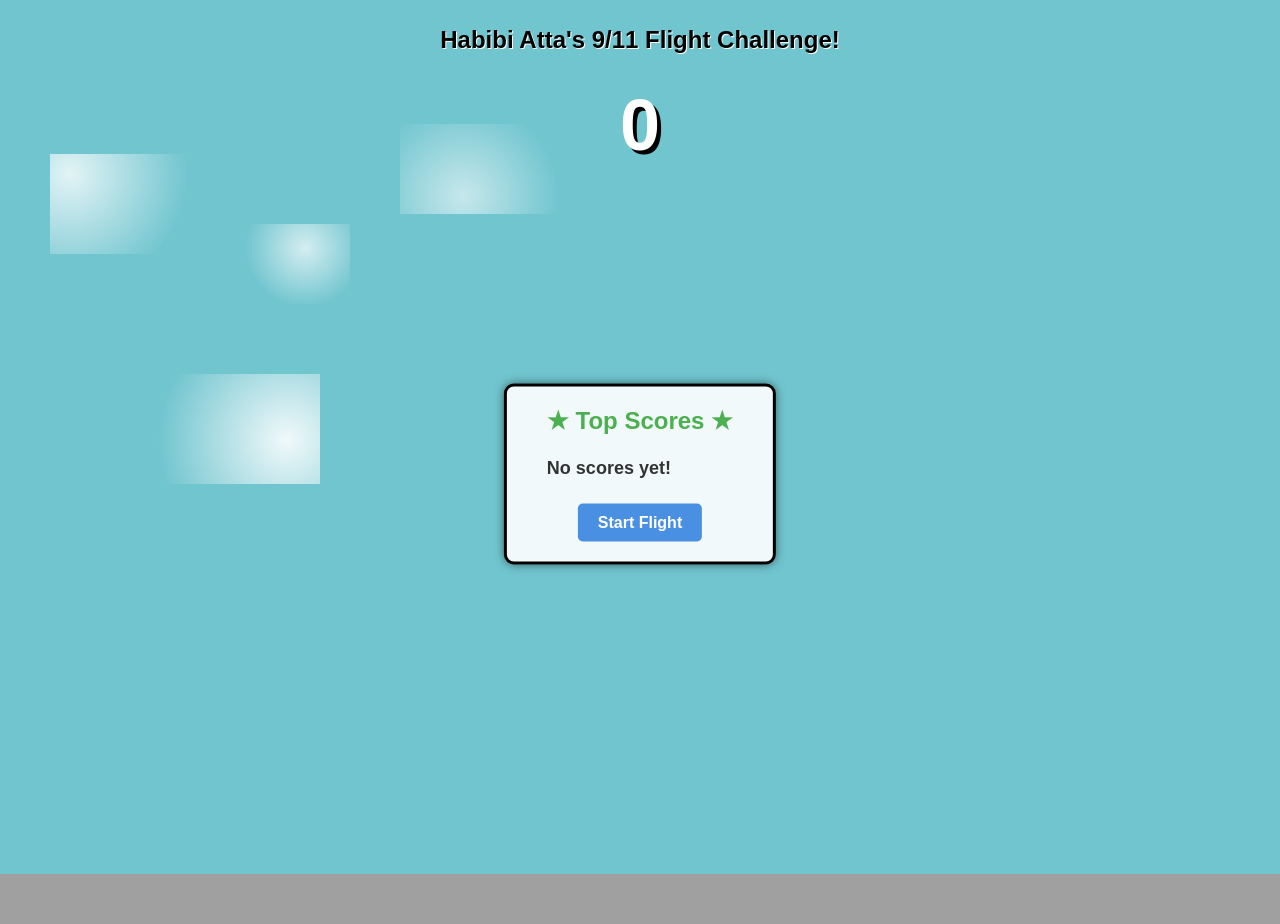
<file: games/flappyclone/index.html>
<!DOCTYPE html>
<html>
<head>
    <title>Habibi Atta's Birthday Flight</title>
    <link rel="stylesheet" href="style.css">
</head>
<body>
    <h1 id="birthday-header">Habibi Atta's 9/11 Flight Challenge!</h1>
    
    <div id="game-container">
        <div id="bird"></div> 
        
        <div id="score">0</div>
        <div id="start-message">Press SPACE to Start and Flap!</div>
        
        <div id="high-score-board">
            <h3>&#9733; Top Scores &#9733;</h3>
            <ul id="high-score-list">
                </ul>
            <button onclick="dismissScoreboard()">Start Flight</button> 
        </div>
        
        <div id="game-over">
            Game Over!
            <p>Score: <span id="final-score">0</span></p>
            <button onclick="window.location.reload()">Fly Again</button>
        </div>
    </div>
    <script src="script.js"></script>
</body>
</html>
</file>
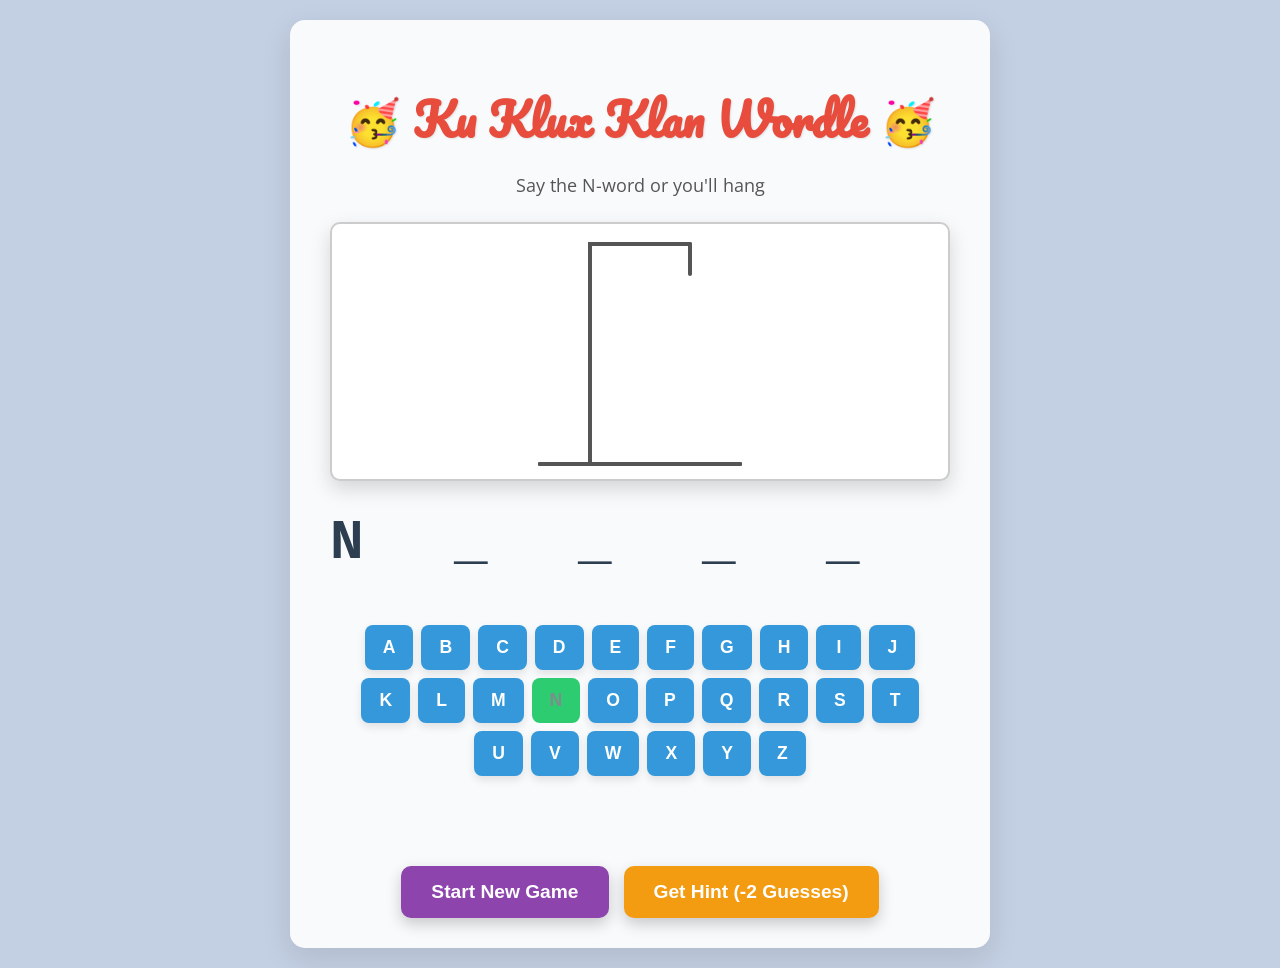
<file: games/hangman/index.html>
<!DOCTYPE html>
<html lang="en">
<head>
    <meta charset="UTF-8">
    <meta name="viewport" content="width=device-width, initial-scale=1.0">
    <title>N-Themed Hangman Party Game (Dynamically Sized)</title>
    <link href="https://fonts.googleapis.com/css2?family=Pacifico&family=Open+Sans:wght@400;700&display=swap" rel="stylesheet">
    <style>
        /* --- General & Layout Styles --- */
        body {
            font-family: 'Open Sans', sans-serif;
            display: flex;
            flex-direction: column;
            align-items: center;
            justify-content: center;
            min-height: 100vh;
            margin: 0;
            color: #34495e;
            padding: 20px;
            box-sizing: border-box;

            /* --- CUSTOM BACKGROUND IMAGE --- */
            /* Replace 'YOUR_IMAGE_URL_HERE.jpg' with the actual URL of your image */
            background-image: url(https://media.gettyimages.com/id/567909621/nl/video/shot-of-clan-rally-in-woods-with-cross-burning.jpg?s=640x640&k=20&c=P_-WTmsc0EDWNp9EBZ7iOHKc2-7ytWRDLNVjgM9slfc=); 
            background-size: cover;
            background-position: center;
            background-repeat: no-repeat;
            background-attachment: fixed; 
            background-color: #c3cfe2; 
        }

        /* --- CONTAINER OPACITY FIX --- */
        .container {
            /* Changed from solid white (#ffffff) to rgba white with 90% opacity (0.9) */
            background-color: rgba(255, 255, 255, 0.9); 
            border-radius: 15px;
            box-shadow: 0 10px 30px rgba(0, 0, 0, 0.1);
            padding: 30px 40px;
            text-align: center;
            max-width: 90%;
            width: 700px;
            box-sizing: border-box;
        }

        h1 {
            font-family: 'Pacifico', cursive;
            color: #e74c3c;
            margin-bottom: 15px;
            font-size: 2.8em;
            text-shadow: 1px 1px 2px rgba(0,0,0,0.1);
        }

        p {
            font-size: 1.1em;
            margin-top: 0;
            color: #555;
        }

        #word-display {
            font-family: 'Courier New', monospace;
            font-size: 3.5em; 
            margin: 30px 0;
            font-weight: bold;
            color: #2c3e50;
            min-height: 1.5em; 
            white-space: nowrap; 
            overflow: hidden; 
            box-sizing: border-box;
            width: 100%; 
        }
        
        @media (max-width: 768px) {
            #word-display {
                font-size: 2.5em;
            }
        }
        @media (max-width: 480px) {
            #word-display {
                font-size: 1.8em; 
            }
        }

        #guesses-container {
            margin: 25px 0;
            display: flex;
            flex-wrap: wrap;
            justify-content: center;
            gap: 8px;
            max-width: 600px;
            margin-left: auto;
            margin-right: auto;
        }

        #guesses-container button {
            background-color: #3498db;
            color: white;
            border: none;
            padding: 12px 18px;
            min-width: 45px;
            text-align: center;
            text-decoration: none;
            font-size: 1.1em;
            font-weight: bold;
            cursor: pointer;
            border-radius: 8px;
            transition: background-color 0.2s ease, transform 0.1s ease;
            box-shadow: 0 4px 8px rgba(0, 0, 0, 0.1);
        }

        #guesses-container button:hover:not(:disabled) {
            background-color: #2980b9;
            transform: translateY(-2px);
        }

        #guesses-container button:disabled {
            background-color: #bdc3c7;
            color: #7f8c8d;
            cursor: not-allowed;
            box-shadow: none;
            transform: none;
        }

        .correct-guess {
            background-color: #2ecc71 !important;
        }

        .incorrect-guess {
            background-color: #e74c3c !important;
        }

        #message {
            font-size: 1.6em;
            font-weight: bold;
            min-height: 40px;
            margin-top: 20px;
            color: #34495e;
        }

        .game-controls {
            margin-top: 25px;
            display: flex;
            justify-content: center;
            gap: 15px; 
        }
        
        .game-button {
            background-color: #8e44ad;
            color: white;
            border: none;
            padding: 15px 30px;
            text-align: center;
            text-decoration: none;
            font-size: 1.2em;
            font-weight: bold;
            cursor: pointer;
            border-radius: 10px;
            transition: background-color 0.2s ease, transform 0.1s ease;
            box-shadow: 0 6px 15px rgba(0, 0, 0, 0.2);
        }

        .game-button:hover {
            background-color: #9b59b6;
            transform: translateY(-3px);
        }
        
        #hint-button {
            background-color: #f39c12;
        }
        #hint-button:hover {
            background-color: #e67e22;
        }
        #hint-button:disabled {
            background-color: #ccc;
        }
        
        #canvas-container {
            margin: 25px 0;
            border: 2px solid #ccc;
            /* Ensure the canvas background is still solid white for drawing clarity */
            background-color: white; 
            box-shadow: 0 8px 20px rgba(0, 0, 0, 0.15);
            border-radius: 10px;
        }
    </style>
</head>
<body>

    <div class="container">
        <h1>🥳 Ku Klux Klan Wordle 🥳</h1>
        <p>Say the N-word or you'll hang</p>

        <div id="canvas-container">
            <canvas id="hangman-canvas" width="300" height="250"></canvas>
        </div>

        <div id="word-display"></div>

        <div id="guesses-container">
        </div>

        <div id="message"></div>
        
        <div class="game-controls">
            <button class="game-button" onclick="startGame()">Start New Game</button>
            <button class="game-button" id="hint-button" onclick="getHint()">Get Hint (-2 Guesses)</button>
        </div>
    </div>

    <script>
        const words = [
            "NIGGER", "NICKR", "NACHO", "NADIR", "NAILS", "NAIVE", "NAKED", "NAMED", "NAMES", "NANCY", "NANNY", "NASAL", "NASTY", "NATAL", "NAVAL", "NAVEL", "NECKS", "NEEDS", "NEEDY", "NEIGH", "NELLY", "NERDS", "NERDY", "NERVE", "NESTS", "NEURO", "NEVER", "NEWER", "NEWLY", "NEXUS", "NICER", "NICHE", "NICKS", "NICKY", "NIECE", "NIFTY", "NIGHT", "NINJA", "NINNY", "NINTH", "NITRO", "NOBLE", "NOBLY", "NODES", "NOISE", "NOISY", "NOMAD", "NOOSE", "NORMA", "NORMS", "NORTH", "NOSED", "NOSES", "NOSEY", "NOTCH", "NOTED", "NOTES", "NOUNS", "NOVEL", "NUDES", "NUDGE", "NUKES", "NURSE", "NUTTY", "NYLON", "NYMPH"
        ];

        let secretWord;
        let guessedLetters;
        let incorrectGuesses;
        const maxIncorrectGuesses = 6;
        let gameActive = false;

        const canvas = document.getElementById('hangman-canvas');
        const ctx = canvas.getContext('2d');
        const wordDisplay = document.getElementById('word-display');
        const guessesContainer = document.getElementById('guesses-container');
        const messageElement = document.getElementById('message');
        const hintButton = document.getElementById('hint-button');

        /* --- Game Control Functions --- */

        function startGame() {
            secretWord = words[Math.floor(Math.random() * words.length)].toUpperCase();
            
            if (secretWord[0] !== 'N') {
                 console.error(`Word selected (${secretWord}) does not start with 'N'.`);
            }
            
            guessedLetters = ['N'];
            incorrectGuesses = 0;
            gameActive = true;

            messageElement.textContent = '';
            messageElement.style.color = '#34495e';
            hintButton.disabled = false;
            
            drawHangman();
            createLetterButtons();
            updateWordDisplay(); 
        }

        function createLetterButtons() {
            guessesContainer.innerHTML = '';
            for (let i = 0; i < 26; i++) {
                const letter = String.fromCharCode(65 + i);
                const button = document.createElement('button');
                button.textContent = letter;
                button.id = 'btn-' + letter;
                button.onclick = () => handleGuess(letter);

                if (letter === 'N') {
                    button.disabled = true;
                    button.className = 'correct-guess';
                }
                guessesContainer.appendChild(button);
            }
        }

        function updateWordDisplay() {
            let wordComplete = true;

            const displayArray = secretWord.split('').map(char => {
                if (guessedLetters.includes(char)) {
                    return char;
                } else {
                    wordComplete = false;
                    return '_';
                }
            });
            
            const currentDisplay = displayArray.join('');
            wordDisplay.textContent = currentDisplay;

            const wordLength = secretWord.length;
            const containerWidth = wordDisplay.offsetWidth; 
            
            const computedStyle = window.getComputedStyle(wordDisplay);
            const fontSize = parseFloat(computedStyle.fontSize);
            
            const estimatedLetterWidth = fontSize * 0.6; 

            let spacingInPixels = (containerWidth / wordLength) - estimatedLetterWidth;

            spacingInPixels = Math.max(0, spacingInPixels); 
            
            if (spacingInPixels < 0.5 && wordLength > 10) { 
                spacingInPixels = 0.5;
            } else if (spacingInPixels < 2 && wordLength <= 10) {
                spacingInPixels = 2; 
            }
            

            wordDisplay.style.letterSpacing = `${spacingInPixels}px`;

            if (gameActive && wordComplete) {
                endGame(true);
            }
        }

        function handleGuess(letter) {
            if (!gameActive || guessedLetters.includes(letter)) return;

            const button = document.getElementById('btn-' + letter);
            
            guessedLetters.push(letter); 
            
            if (button) {
                button.disabled = true;
            }

            if (secretWord.includes(letter)) {
                if (button) button.className = 'correct-guess';
                updateWordDisplay(); 
            } else {
                if (button) button.className = 'incorrect-guess';
                incorrectGuesses++;
                drawHangman();
                
                if (incorrectGuesses >= maxIncorrectGuesses) {
                    endGame(false);
                }
            }
        }

        function getHint() {
            if (!gameActive) {
                messageElement.textContent = 'Start a new game first!';
                return;
            }
            if (incorrectGuesses + 2 > maxIncorrectGuesses) {
                messageElement.textContent = `🚨 Not enough guesses left for a hint! (Need ${maxIncorrectGuesses - incorrectGuesses} more)`;
                messageElement.style.color = '#f39c12';
                hintButton.disabled = true;
                return;
            }

            let unguessed = secretWord.split('').find(char => !guessedLetters.includes(char));

            if (unguessed) {
                incorrectGuesses += 2;
                handleGuess(unguessed);
                drawHangman();
                
                messageElement.textContent = `💡 Hint used! The letter '${unguessed}' was revealed. (-2 guesses)`;
                messageElement.style.color = '#f39c12';
            } else {
                messageElement.textContent = 'The word is almost complete, no hint needed!';
                hintButton.disabled = true;
                messageElement.style.color = '#f39c12';
            }
            if (incorrectGuesses >= maxIncorrectGuesses) {
                 endGame(false);
            }
        }
        
        function endGame(won) {
            gameActive = false;
            document.querySelectorAll('#guesses-container button').forEach(btn => {
                btn.disabled = true;
            });
            hintButton.disabled = true;

            if (won) {
                messageElement.textContent = '🎉 Congratulations! You guessed the N-word, the Grand Wizard will see you now!';
                messageElement.style.color = '#2ecc71';
            } else {
                messageElement.textContent = `💀 Too bad Nigga the word was ${secretWord}.`;
                updateWordDisplay(); 
                messageElement.style.color = '#e74c3c';
            }
        }
        
        /* --- Keyboard Input --- */
        
        function handleKeyPress(event) {
            if (!gameActive) return;

            const letter = event.key.toUpperCase();
            if (letter.length === 1 && letter >= 'A' && letter <= 'Z') {
                const button = document.getElementById('btn-' + letter);
                
                if (button && !button.disabled) {
                    handleGuess(letter);
                }
            }
        }
        document.addEventListener('keydown', handleKeyPress);


        /* --- Hangman Drawing Functions --- */

        function drawHangman() {
            ctx.clearRect(0, 0, canvas.width, canvas.height);
            ctx.strokeStyle = '#555';
            ctx.lineWidth = 4;
            ctx.lineCap = 'round';
            ctx.beginPath();

            // 1. Gallows Base
            ctx.moveTo(50, 240);
            ctx.lineTo(250, 240);
            ctx.stroke();

            // 2. Gallows Pole
            ctx.moveTo(100, 240);
            ctx.lineTo(100, 20);
            ctx.stroke();

            // 3. Crossbeam
            ctx.lineTo(200, 20);
            ctx.stroke();

            // 4. Rope/Noose
            ctx.moveTo(200, 20);
            ctx.lineTo(200, 50);
            ctx.stroke();
            
            ctx.lineWidth = 2;

            switch (incorrectGuesses) {
                case 6: // Right Leg
                    ctx.beginPath();
                    ctx.moveTo(200, 170);
                    ctx.bezierCurveTo(210, 185, 225, 205, 230, 200);
                    ctx.stroke();
                    ctx.arc(230, 200, 3, 0, Math.PI * 2);
                    ctx.fill();
                case 5: // Left Leg
                    ctx.beginPath();
                    ctx.moveTo(200, 170);
                    ctx.bezierCurveTo(190, 185, 175, 205, 170, 200);
                    ctx.stroke();
                    ctx.arc(170, 200, 3, 0, Math.PI * 2);
                    ctx.fill();
                case 4: // Right Arm
                    ctx.beginPath();
                    ctx.moveTo(200, 105);
                    ctx.bezierCurveTo(220, 120, 230, 140, 240, 130);
                    ctx.stroke();
                    ctx.arc(240, 130, 3, 0, Math.PI * 2);
                    ctx.fill();
                case 3: // Left Arm
                    ctx.beginPath();
                    ctx.moveTo(200, 105);
                    ctx.bezierCurveTo(180, 120, 170, 140, 160, 130);
                    ctx.stroke();
                    ctx.arc(160, 130, 3, 0, Math.PI * 2);
                    ctx.fill();
                case 2: // Body
                    ctx.moveTo(200, 90);
                    ctx.lineTo(200, 170);
                    ctx.stroke();
                case 1: // Head
                    ctx.beginPath();
                    ctx.arc(200, 70, 20, 0, Math.PI * 2, true);
                    ctx.fillStyle = '#000';
                    ctx.fill();
                    ctx.stroke();
            }
        }

        // Initialize the game when the page loads
        window.onload = startGame;

        // Also call updateWordDisplay on window resize to re-calculate spacing
        window.addEventListener('resize', updateWordDisplay);
    </script>
</body>
</html>
</file>
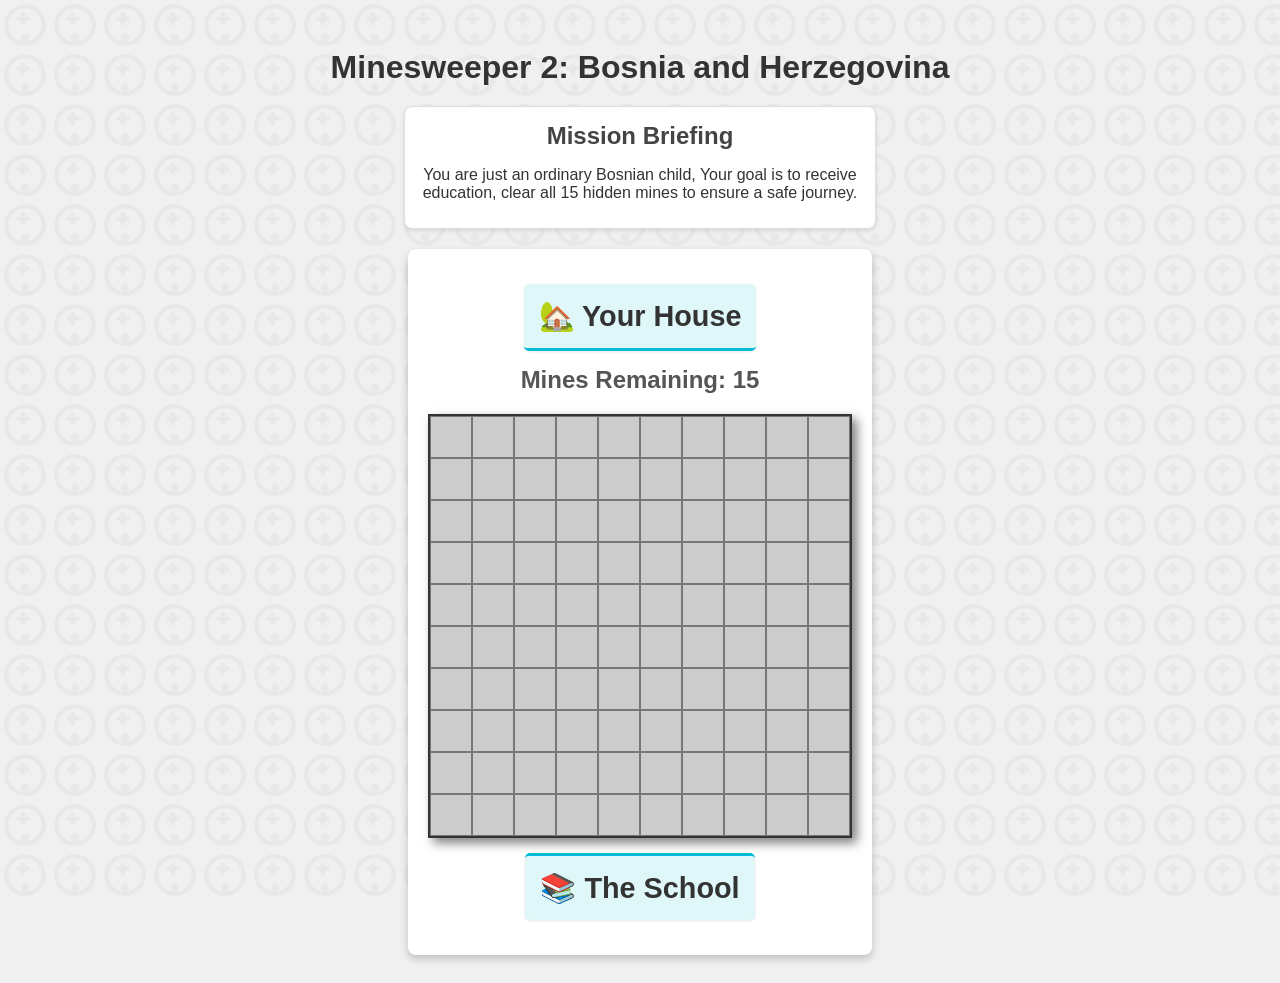
<file: games/minesweeper/index.html>
<!DOCTYPE html>
<html lang="en">
<head>
    <meta charset="UTF-8">
    <title>Minesweeper: Safe Passage 🇧🇦</title>
    <style>
        /* BASE STYLES & BACKGROUND */
        body {
            font-family: Arial, sans-serif;
            display: flex;
            flex-direction: column;
            align-items: center;
            padding: 20px;
            color: #333;
            background-color: #f0f0f0;

            /* Bosnian Flag - placed once, top right - USING PROVIDED URL */
            background-image:
                url("https://upload.wikimedia.org/wikipedia/commons/b/bf/Flag_of_Bosnia_and_Herzegovina.svg"), 
                /* Subtle Repeating Landmine - This image code remains correct */
                url("data:image/svg+xml,%3Csvg xmlns='http://www.w3.org/2000/svg' viewBox='0 0 24 24'%3E%3Cpath fill='%23000000' opacity='0.03' d='M12 2C6.477 2 2 6.477 2 12s4.477 10 10 10 10-4.477 10-10S17.523 2 12 2zm0 2a8 8 0 1 1 0 16 8 8 0 0 1 0-16zm0 2v2h2v2h-2v2h-2v-2h-2v-2h2V6zm0 10c-1.1 0-2 .9-2 2s.9 2 2 2 2-.9 2-2-.9-2-2-2z'/%3E%3C/svg%3E");
            background-repeat: no-repeat, repeat;
            background-position: top 20px right 20px, 0 0;
            /* Key Change: Increased flag size to 180px */
            background-size: 180px auto, 50px 50px; 
            background-attachment: fixed;
        }

        h1 {
            margin-bottom: 20px;
            color: #333;
        }

        #scenario {
            /* Increased width slightly to accommodate larger content */
            width: 450px; 
            text-align: center;
            margin-bottom: 20px;
            padding: 10px;
            border: 1px solid #ddd;
            background-color: #fff;
            border-radius: 8px;
            box-shadow: 0 2px 4px rgba(0,0,0,0.1);
        }
        
        #scenario h2 {
            margin: 5px 0 10px 0;
            color: #444;
        }

        #start-point, #end-point {
            font-size: 1.8em; /* Increased text size for bigger elements */
            font-weight: bold;
            padding: 15px;
            margin: 15px 0;
            border-radius: 5px;
            background-color: #e0f7fa;
            box-shadow: 0 1px 3px rgba(0,0,0,0.1);
        }

        #start-point {
            border-bottom: 3px solid #00bcd4;
        }

        #end-point {
            border-top: 3px solid #00bcd4;
        }

        #game-area {
            display: flex;
            flex-direction: column;
            align-items: center;
            background-color: #fff;
            padding: 20px;
            border-radius: 8px;
            box-shadow: 0 4px 8px rgba(0,0,0,0.2);
        }

        #game-info {
            margin-bottom: 20px;
            font-size: 1.5em; /* Increased text size */
            font-weight: bold;
            color: #555;
        }

        #grid {
            display: grid;
            border: 2px solid #333;
            box-shadow: 5px 5px 10px rgba(0,0,0,0.5);
        }

        /* GRID CELLS - Size is 40px */
        .cell {
            width: 40px;
            height: 40px;
            background-color: #ccc;
            border: 1px solid #777;
            display: flex;
            justify-content: center;
            align-items: center;
            font-weight: bold;
            font-size: 1.2em; /* Increased font size */
            cursor: pointer;
            user-select: none;
        }

        .cell.revealed {
            background-color: #eee;
            border: 1px solid #bbb;
            cursor: default;
        }

        .cell.mine {
            background-color: red;
            color: white;
            animation: mineReveal 0.5s ease-out;
        }
        
        @keyframes mineReveal {
            0% { transform: scale(0.5); opacity: 0; }
            80% { transform: scale(1.1); opacity: 1; }
            100% { transform: scale(1); }
        }

        /* Number Colors */
        .cell[data-count="1"] { color: blue; }
        .cell[data-count="2"] { color: green; }
        .cell[data-count="3"] { color: red; }
        .cell[data-count="4"] { color: navy; }
        .cell[data-count="5"] { color: maroon; }
        .cell[data-count="6"] { color: teal; }
        .cell[data-count="7"] { color: black; }
        .cell[data-count="8"] { color: gray; }

        .flag {
            color: red;
            font-size: 1.5em; /* Increased flag size */
        }

        /* POPUP/MODAL STYLES */
        .modal {
            display: none;
            position: fixed;
            z-index: 1000;
            left: 0;
            top: 0;
            width: 100%;
            height: 100%;
            overflow: auto;
            background-color: rgba(0,0,0,0.6);
            backdrop-filter: blur(3px);
            justify-content: center;
            align-items: center;
        }

        .modal-content {
            background-color: #fefefe;
            padding: 40px;
            border-radius: 10px;
            text-align: center;
            box-shadow: 0 8px 16px rgba(0,0,0,0.5);
            max-width: 80%;
            animation: fadeIn 0.5s;
        }

        .modal-content h2 {
            font-size: 2.5em;
            margin-bottom: 20px;
        }

        .modal-content p {
            font-size: 1.4em;
            margin-bottom: 30px;
        }

        .win-message { color: green; }
        .loss-message { color: red; }

        @keyframes fadeIn {
            from { opacity: 0; transform: translateY(-50px); }
            to { opacity: 1; transform: translateY(0); }
        }

        /* BUTTON */
        button {
            padding: 12px 24px;
            margin-top: 15px;
            font-size: 1.1em;
            cursor: pointer;
            border: none;
            border-radius: 5px;
            background-color: #4CAF50;
            color: white;
            transition: background-color 0.3s;
        }
        
        button:hover {
            background-color: #45a049;
        }
    </style>
</head>
<body>

    <h1>Minesweeper 2: Bosnia and Herzegovina</h1>

    <div id="scenario">
        <h2>Mission Briefing</h2>
        <p>You are just an ordinary Bosnian child, Your goal is to receive education, clear all 15 hidden mines to ensure a safe journey.</p>
    </div>

    <div id="game-area">
        
        <div id="start-point">
            🏡 Your House
        </div>

        <div id="game-info">
            Mines Remaining: <span id="mines-left">15</span>
        </div>
        
        <div id="grid"></div>

        <div id="end-point">
            📚 The School
        </div>
    </div>
    
    <div id="gameOverModal" class="modal">
        <div class="modal-content">
            <h2 id="modalTitle"></h2>
            <p id="modalMessage"></p>
            <button onclick="closeModal(); initGame();">Play Again</button>
        </div>
    </div>

    <script>
        const GRID_SIZE = 10;
        const MINE_COUNT = 15;
        const gridElement = document.getElementById('grid');
        const minesLeftElement = document.getElementById('mines-left');
        const modalElement = document.getElementById('gameOverModal');
        const modalTitleElement = document.getElementById('modalTitle');
        const modalMessageElement = document.getElementById('modalMessage');

        let board = [];
        let isGameOver = false;
        let cellsRevealed = 0;

        /**
         * Initializes the game board and sets up the event listeners.
         */
        function initGame() {
            isGameOver = false;
            cellsRevealed = 0;
            board = [];
            closeModal(); // Ensure modal is closed on restart
            minesLeftElement.textContent = MINE_COUNT;
            gridElement.innerHTML = '';
            gridElement.style.gridTemplateColumns = `repeat(${GRID_SIZE}, 1fr)`;

            // 1. Create the board structure
            for (let i = 0; i < GRID_SIZE; i++) {
                board[i] = [];
                for (let j = 0; j < GRID_SIZE; j++) {
                    const cell = {
                        isMine: false,
                        isRevealed: false,
                        isFlagged: false,
                        mineCount: 0,
                        element: createCellElement(i, j)
                    };
                    board[i][j] = cell;
                    gridElement.appendChild(cell.element);
                }
            }

            // 2. Place the mines
            placeMines();

            // 3. Calculate adjacent mine counts
            calculateMineCounts();
        }

        /**
         * Creates a single cell DOM element.
         */
        function createCellElement(row, col) {
            const cellElement = document.createElement('div');
            cellElement.classList.add('cell');
            cellElement.dataset.row = row;
            cellElement.dataset.col = col;

            // Handle left-click (reveal)
            cellElement.addEventListener('click', () => revealCell(row, col));

            // Handle right-click (flag)
            cellElement.addEventListener('contextmenu', (e) => {
                e.preventDefault(); // Prevent browser context menu
                toggleFlag(row, col);
            });

            return cellElement;
        }

        function placeMines() {
            let minesPlaced = 0;
            while (minesPlaced < MINE_COUNT) {
                const row = Math.floor(Math.random() * GRID_SIZE);
                const col = Math.floor(Math.random() * GRID_SIZE);

                if (!board[row][col].isMine) {
                    board[row][col].isMine = true;
                    minesPlaced++;
                }
            }
        }

        function calculateMineCounts() {
            for (let i = 0; i < GRID_SIZE; i++) {
                for (let j = 0; j < GRID_SIZE; j++) {
                    if (!board[i][j].isMine) {
                        let count = 0;
                        for (const [dr, dc] of getNeighbors(i, j)) {
                            if (board[dr][dc] && board[dr][dc].isMine) {
                                count++;
                            }
                        }
                        board[i][j].mineCount = count;
                    }
                }
            }
        }

        function getNeighbors(r, c) {
            const neighbors = [];
            const offsets = [
                [-1, -1], [-1, 0], [-1, 1],
                [0, -1],           [0, 1],
                [1, -1], [1, 0], [1, 1]
            ];

            for (const [dr, dc] of offsets) {
                const nr = r + dr;
                const nc = c + dc;
                if (nr >= 0 && nr < GRID_SIZE && nc >= 0 && nc < GRID_SIZE) {
                    neighbors.push([nr, nc]);
                }
            }
            return neighbors;
        }

        function revealCell(r, c) {
            if (isGameOver || board[r][c].isRevealed || board[r][c].isFlagged) {
                return;
            }

            const cell = board[r][c];
            cell.isRevealed = true;
            cell.element.classList.add('revealed');

            if (cell.isMine) {
                cell.element.classList.add('mine');
                cell.element.textContent = '💣';
                gameOver(false); // Player lost
                return;
            }

            cellsRevealed++;

            if (cell.mineCount > 0) {
                cell.element.textContent = cell.mineCount;
                cell.element.dataset.count = cell.mineCount;
            } else {
                for (const [dr, dc] of getNeighbors(r, c)) {
                    revealCell(dr, dc);
                }
            }

            checkWin();
        }

        function toggleFlag(r, c) {
            if (isGameOver || board[r][c].isRevealed) {
                return;
            }

            const cell = board[r][c];
            cell.isFlagged = !cell.isFlagged;

            if (cell.isFlagged) {
                cell.element.textContent = '🚩';
                cell.element.classList.add('flag');
            } else {
                cell.element.textContent = '';
                cell.element.classList.remove('flag');
            }

            let flagsCount = 0;
            for (let row of board) {
                for (let cell of row) {
                    if (cell.isFlagged) flagsCount++;
                }
            }
            minesLeftElement.textContent = MINE_COUNT - flagsCount;
        }

        function checkWin() {
            if (cellsRevealed === (GRID_SIZE * GRID_SIZE) - MINE_COUNT) {
                gameOver(true);
            }
        }
        
        function closeModal() {
            modalElement.style.display = 'none';
        }

        /**
         * Ends the game, displays a popup, and reveals all remaining mines.
         */
        function gameOver(isWin) {
            isGameOver = true;
            
            // Set up Modal Content
            if (isWin) {
                modalTitleElement.textContent = '✅ MISSION SUCCESS! 🎉';
                modalMessageElement.textContent = 'You made it this time. Congratulations on clearing the mines we go again tomorrow!';
                modalTitleElement.classList.remove('loss-message');
                modalTitleElement.classList.add('win-message');
            } else {
                modalTitleElement.textContent = '🛑 MISSION FAILED! 💥';
                modalMessageElement.textContent = 'You were blown up by a Croatian ERW';
                modalTitleElement.classList.remove('win-message');
                modalTitleElement.classList.add('loss-message');
            }
            
            // Show the Modal
            modalElement.style.display = 'flex'; // Use flex to center content

            // Reveal all mines on the grid
            for (let i = 0; i < GRID_SIZE; i++) {
                for (let j = 0; j < GRID_SIZE; j++) {
                    const cell = board[i][j];
                    if (cell.isMine && !cell.isRevealed) {
                        cell.element.classList.add('mine');
                        cell.element.textContent = '💣';
                        cell.element.classList.remove('flag');
                    }
                    cell.element.style.cursor = 'default';
                }
            }
        }

        // Start the game when the page loads
        document.addEventListener('DOMContentLoaded', initGame);
    </script>
</body>
</html>
</file>
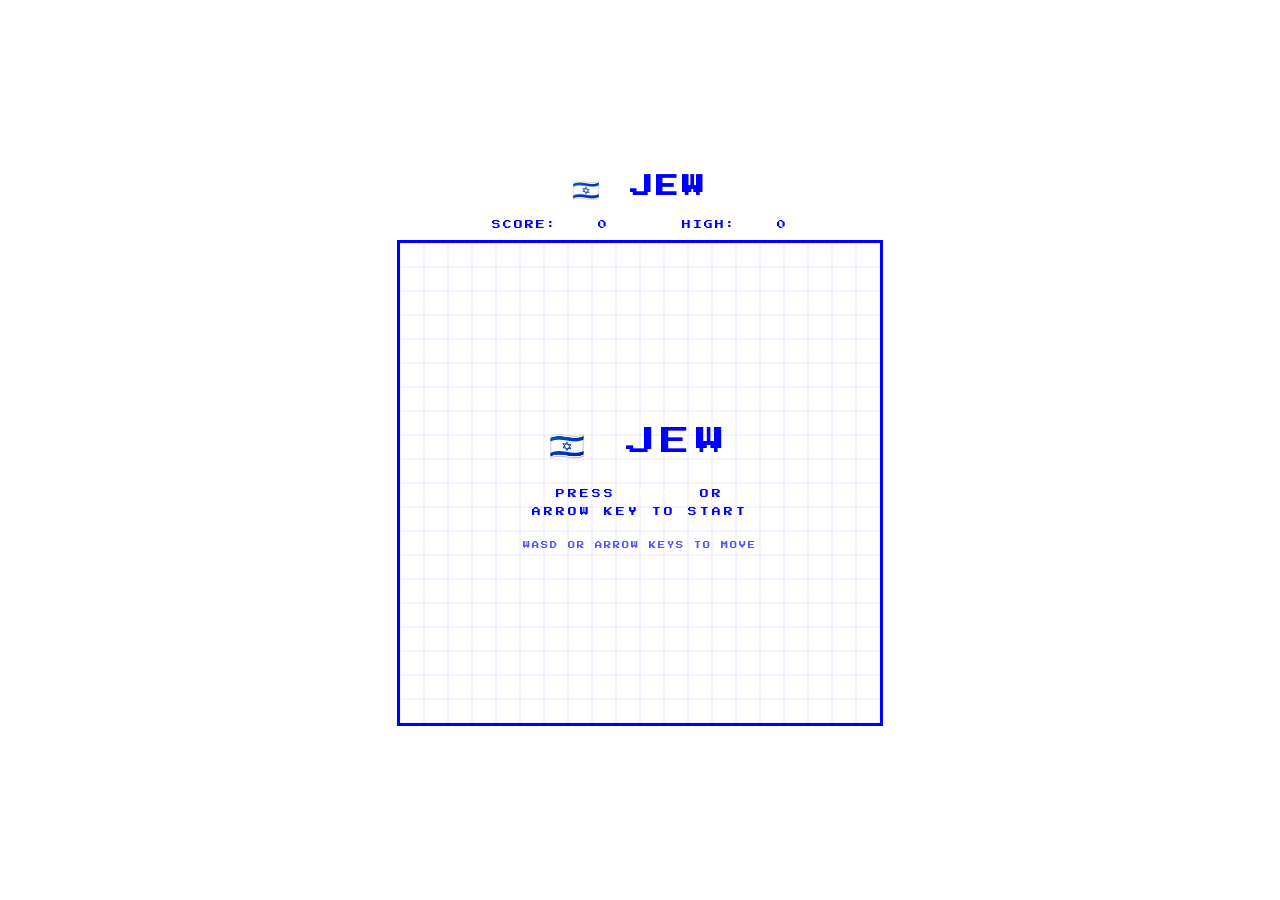
<file: games/jew/jew.html>
<!DOCTYPE html>
<html lang="en">
<head>
<meta charset="UTF-8">
<meta name="viewport" content="width=device-width, initial-scale=1.0">
<title>JEW</title>
<style>
  @import url('https://fonts.googleapis.com/css2?family=Press+Start+2P&display=swap');

  * { margin: 0; padding: 0; box-sizing: border-box; }

  body {
    background: #ffffff;
    display: flex;
    flex-direction: column;
    align-items: center;
    justify-content: center;
    min-height: 100vh;
    font-family: 'Press Start 2P', monospace;
    color: #0000ff;
    overflow: hidden;
  }

  h1 {
    font-size: 1.4rem;
    letter-spacing: 4px;
    margin-bottom: 16px;
    color: #0000ff;
  }

  .hud {
    display: flex;
    gap: 40px;
    margin-bottom: 12px;
    font-size: 0.55rem;
    color: #0000ff;
    letter-spacing: 2px;
  }

  .hud span { color: #0000ff; }

  #gameWrap {
    position: relative;
    width: 484px;  /* 480px canvas + 2px border each side */
    height: 484px;
    line-height: 0;
  }

  #gameCanvas {
    border: 2px solid #0000ff;
    display: block;
    background: #ffffff;
    box-shadow: 0 0 0 1px #0000ff;
  }

  /*
    The friend's face lives here as a real <img>.
    No canvas = no CORS = image always shows.
    We position it absolutely over the canvas cell by cell.
  */
  #headImg {
    position: absolute;
    width: 24px;
    height: 24px;
    object-fit: cover;
    pointer-events: none;
    display: none;
    transform-origin: center center;
  }

  #overlay {
    position: absolute;
    inset: 0;
    display: flex;
    flex-direction: column;
    align-items: center;
    justify-content: center;
    gap: 20px;
    pointer-events: none;
  }

  .overlay-title {
    font-size: 1.8rem;
    letter-spacing: 6px;
    text-align: center;
    line-height: 1.6;
    color: #0000ff;
  }

  .overlay-sub {
    font-size: 0.55rem;
    color: #0000ff;
    letter-spacing: 3px;
    text-align: center;
    line-height: 2;
  }

  .blink { animation: blink 1s step-end infinite; }

  @keyframes blink {
    0%, 100% { opacity: 1; }
    50%       { opacity: 0; }
  }

  .hint {
    margin-top: 6px;
    font-size: 0.45rem;
    color: #5555ff;
    letter-spacing: 2px;
  }
</style>
</head>
<body>

<h1>🇮🇱 JEW</h1>
<div class="hud">
  SCORE: <span id="scoreDisplay">0</span> &nbsp;&nbsp; HIGH: <span id="highDisplay">0</span>
</div>

<div id="gameWrap">
  <canvas id="gameCanvas" width="480" height="480"></canvas>

  <!--
    Plain <img> tag — the browser renders this normally with no canvas CORS rules.
    JavaScript moves it to wherever the snake's head is each tick.
  -->
  <div id="overlay">
    <div class="overlay-title" id="overlayTitle">🇮🇱 JEW</div>
    <div class="overlay-sub"   id="overlaySub">PRESS <span style="color:#fff">SPACE</span> OR<br>ARROW KEY TO START</div>
    <div class="hint"          id="overlayHint">WASD OR ARROW KEYS TO MOVE</div>
  </div>
</div>

<script>
const canvas  = document.getElementById('gameCanvas');
const ctx     = canvas.getContext('2d');
const overlay      = document.getElementById('overlay');
const overlayTitle = document.getElementById('overlayTitle');
const overlaySub   = document.getElementById('overlaySub');
const overlayHint  = document.getElementById('overlayHint');
const scoreDisplay = document.getElementById('scoreDisplay');
const highDisplay  = document.getElementById('highDisplay');

const GRID = 20;
const CELL = canvas.width / GRID; // 24px

// canvas has a 2px border — the img needs that offset so it lines up
const BORDER = 2;

let snake, dir, nextDir, food, score, highScore = 0, state = 'idle', tickTimer;
const TICK_START = 130;
const TICK_MIN   = 60;
let tickRate = TICK_START;

// ── Coin drawn to an offscreen canvas (no external image = no CORS) ─
const coinC   = document.createElement('canvas');
coinC.width   = CELL;
coinC.height  = CELL;
const coinCtx = coinC.getContext('2d');

(function buildCoin() {
  const cx = CELL/2, cy = CELL/2, r = CELL * 0.42;
  const g = coinCtx.createRadialGradient(cx-r*.3, cy-r*.3, r*.05, cx, cy, r);
  g.addColorStop(0,   '#fff8a0');
  g.addColorStop(0.3, '#ffd700');
  g.addColorStop(0.7, '#c8940a');
  g.addColorStop(1,   '#7a5800');
  coinCtx.beginPath(); coinCtx.arc(cx, cy, r, 0, Math.PI*2);
  coinCtx.fillStyle = g; coinCtx.fill();
  coinCtx.strokeStyle = '#a07000'; coinCtx.lineWidth = 1.5;
  coinCtx.beginPath(); coinCtx.arc(cx, cy, r, 0, Math.PI*2); coinCtx.stroke();
  coinCtx.strokeStyle = 'rgba(255,220,50,0.5)'; coinCtx.lineWidth = 1;
  coinCtx.beginPath(); coinCtx.arc(cx, cy, r*.72, 0, Math.PI*2); coinCtx.stroke();
  coinCtx.font = `bold ${CELL*.46}px serif`;
  coinCtx.textAlign = 'center'; coinCtx.textBaseline = 'middle';
  coinCtx.fillStyle = '#a07000'; coinCtx.fillText('$', cx+.5, cy+.5);
  coinCtx.fillStyle = '#ffe066'; coinCtx.fillText('$', cx, cy);
})();

// ── Face image pool — one <img> per snake segment ───────────────────
// We reuse a pool so we're not creating/destroying DOM nodes every tick
const facePool = [];
const gameWrap = document.getElementById('gameWrap');
const IMG_SRC  = 'https://e7.pngegg.com/pngimages/927/177/png-clipart-jewish-people-judaism-cartoon-illustration-hat-glasses-jews-glass-wine-glass.png';

function getFaceImg() {
  // Grab a hidden one from the pool, or create a new one
  let img = facePool.find(i => i.style.display === 'none');
  if (!img) {
    img = document.createElement('img');
    img.src = IMG_SRC;
    img.style.cssText = `position:absolute;width:${CELL}px;height:${CELL}px;object-fit:cover;pointer-events:none;display:none;transform-origin:center center;`;
    gameWrap.appendChild(img);
    facePool.push(img);
  }
  return img;
}

function updateAllSegments() {
  // Hide all pooled imgs first
  facePool.forEach(i => i.style.display = 'none');

  if (state !== 'running') return;

  snake.forEach((seg, idx) => {
    const img = getFaceImg();
    // Head rotates to face direction; body segments all face the same direction
    const angleDeg = Math.atan2(dir.y, dir.x) * 180 / Math.PI - 90;
    img.style.display   = 'block';
    img.style.left      = (BORDER + seg.x * CELL) + 'px';
    img.style.top       = (BORDER + seg.y * CELL) + 'px';
    img.style.transform = `rotate(${angleDeg}deg)`;
    // Slightly smaller for body segments so you can see the gaps
    const scale = idx === 0 ? 1 : 0.85;
    img.style.transform = `rotate(${angleDeg}deg) scale(${scale})`;
  });
}

// ── Game logic ──────────────────────────────────────────────────────
function initGame() {
  snake = [{x:10,y:10},{x:9,y:10},{x:8,y:10},{x:7,y:10}];
  dir = nextDir = {x:1, y:0};
  score = 0;
  tickRate = TICK_START;
  scoreDisplay.textContent = 0;
  placeFood();
}

function placeFood() {
  let pos;
  do { pos = {x: Math.floor(Math.random()*GRID), y: Math.floor(Math.random()*GRID)}; }
  while (snake.some(s => s.x===pos.x && s.y===pos.y));
  food = pos;
}

function tick() {
  dir = nextDir;
  const head = {x: snake[0].x + dir.x, y: snake[0].y + dir.y};

  if (head.x < 0 || head.x >= GRID || head.y < 0 || head.y >= GRID) { gameOver(); return; }
  if (snake.some(s => s.x===head.x && s.y===head.y))                 { gameOver(); return; }

  snake.unshift(head);

  if (head.x === food.x && head.y === food.y) {
    score++;
    scoreDisplay.textContent = score;
    if (score > highScore) { highScore = score; highDisplay.textContent = highScore; }
    tickRate = Math.max(TICK_MIN, TICK_START - score * 3);
    placeFood();
  } else {
    snake.pop();
  }

  draw();
  updateAllSegments();
  tickTimer = setTimeout(tick, tickRate);
}

function gameOver() {
  state = 'dead';
  clearTimeout(tickTimer);
  updateAllSegments(); // hides all face imgs
  draw();
  overlayTitle.innerHTML  = 'GAME<br>OVER';
  overlaySub.innerHTML    = `SCORE: <span style="color:#fff">${score}</span><br><br><span class="blink">PRESS SPACE TO RETRY</span>`;
  overlayHint.textContent = '';
  overlay.style.display   = 'flex';
}

function startGame() {
  overlay.style.display = 'none';
  state = 'running';
  initGame();
  clearTimeout(tickTimer);
  tick();
}

// ── Draw — canvas only handles body + coin; head is the <img> ───────
function draw() {
  ctx.clearRect(0, 0, canvas.width, canvas.height);

  // Grid - light blue lines
  ctx.strokeStyle = '#ccccff';
  ctx.lineWidth = 0.5;
  for (let i = 0; i <= GRID; i++) {
    ctx.beginPath(); ctx.moveTo(i*CELL,0); ctx.lineTo(i*CELL,canvas.height); ctx.stroke();
    ctx.beginPath(); ctx.moveTo(0,i*CELL); ctx.lineTo(canvas.width,i*CELL); ctx.stroke();
  }

  // Every body segment gets a face image via absolutely positioned imgs
  // (handled by updateAllSegments, not drawn on canvas)

  // Coin
  ctx.drawImage(coinC, food.x*CELL, food.y*CELL);

  // Sparkle on the coin
  const t = Date.now() / 600;
  [{dx:.75,dy:.15},{dx:.15,dy:.75},{dx:.85,dy:.75}].forEach((sp,i) => {
    ctx.globalAlpha = Math.abs(Math.sin(t + i*1.2)) * 0.8;
    ctx.fillStyle = '#fff8c0';
    ctx.beginPath();
    ctx.arc(food.x*CELL+sp.dx*CELL, food.y*CELL+sp.dy*CELL, 1.2, 0, Math.PI*2);
    ctx.fill();
  });
  ctx.globalAlpha = 1;
}

function roundRect(ctx, x, y, w, h, r) {
  ctx.beginPath();
  ctx.moveTo(x+r,y); ctx.lineTo(x+w-r,y); ctx.quadraticCurveTo(x+w,y,x+w,y+r);
  ctx.lineTo(x+w,y+h-r); ctx.quadraticCurveTo(x+w,y+h,x+w-r,y+h);
  ctx.lineTo(x+r,y+h); ctx.quadraticCurveTo(x,y+h,x,y+h-r);
  ctx.lineTo(x,y+r); ctx.quadraticCurveTo(x,y,x+r,y);
  ctx.closePath();
}

// Idle animation
function idleDraw() {
  if (state !== 'idle') return;
  ctx.clearRect(0,0,canvas.width,canvas.height);
  ctx.strokeStyle='#ccccff'; ctx.lineWidth=0.5;
  for (let i=0;i<=GRID;i++){
    ctx.beginPath();ctx.moveTo(i*CELL,0);ctx.lineTo(i*CELL,canvas.height);ctx.stroke();
    ctx.beginPath();ctx.moveTo(0,i*CELL);ctx.lineTo(canvas.width,i*CELL);ctx.stroke();
  }
  requestAnimationFrame(idleDraw);
}
idleDraw();

// ── Input ────────────────────────────────────────────────────────────
document.addEventListener('keydown', e => {
  if (state==='idle'||state==='dead') {
    if (['Space','ArrowUp','ArrowDown','ArrowLeft','ArrowRight','KeyW','KeyA','KeyS','KeyD'].includes(e.code)) {
      e.preventDefault(); startGame(); return;
    }
  }
  if (state!=='running') return;
  e.preventDefault();
  const moves = {
    ArrowUp:{x:0,y:-1},KeyW:{x:0,y:-1},
    ArrowDown:{x:0,y:1},KeyS:{x:0,y:1},
    ArrowLeft:{x:-1,y:0},KeyA:{x:-1,y:0},
    ArrowRight:{x:1,y:0},KeyD:{x:1,y:0},
  };
  const m = moves[e.code];
  if (m && !(m.x===-dir.x && m.y===-dir.y)) nextDir = m;
});

// Start
state = 'idle';
overlay.style.display = 'flex';
</script>
</body>
</html>
</file>
<file: games/flappyclone/style.css>
body {
    display: flex;
    justify-content: center;
    align-items: center;
    min-height: 100vh;
    margin: 0;
    background: #71c5cf; /* Flappy Bird Sky Blue */
    font-family: 'Arial', sans-serif;
    overflow: hidden;
    flex-direction: column;
}

#birthday-header {
    font-size: 24px;
    font-weight: bold;
    color: #000;
    text-shadow: 1px 1px 0 #fff;
    margin-bottom: 10px;
    padding: 10px;
    z-index: 50; 
}

#game-container {
    width: 100vw;
    height: 100vh;
    background: #71c5cf; /* Flappy Bird Sky Blue */
    border-bottom: 50px solid #a0a0a0; /* City Ground/Road */
    position: relative;
    overflow: hidden;
    box-sizing: border-box; 
    max-height: calc(100vh - 50px); 

    /* Flappy Bird Clouds */
    background-image: 
        radial-gradient(circle at 10% 20%, rgba(255,255,255,0.8) 0%, rgba(255,255,255,0) 60%),
        radial-gradient(circle at 70% 30%, rgba(255,255,255,0.7) 0%, rgba(255,255,255,0) 50%),
        radial-gradient(circle at 35% 80%, rgba(255,255,255,0.6) 0%, rgba(255,255,255,0) 70%),
        radial-gradient(circle at 85% 60%, rgba(255,255,255,0.9) 0%, rgba(255,255,255,0) 65%);
    background-repeat: no-repeat;
    background-size: 200px 100px, 150px 80px, 180px 90px, 220px 110px;
    background-position: 50px 80px, 200px 150px, 400px 50px, 100px 300px;
    animation: moveClouds 60s linear infinite; 
}

@keyframes moveClouds {
    from { background-position: 50px 80px, 200px 150px, 400px 50px, 100px 300px; }
    to { background-position: 800px 80px, 1000px 150px, 1200px 50px, 900px 300px; } 
}


/* ✈️ IMAGE-BASED PLANE */
#bird {
    width: 130px; 
    height: 60px; 
    position: absolute;
    left: 100px; 
    z-index: 10;
    transform-origin: 20% 50%; 
    will-change: transform, top; 
    
    background-image: url('https://pngimg.com/uploads/boeing/boeing_PNG17.png'); 
    background-size: contain;
    background-repeat: no-repeat;
    background-position: center;
}


/* 🏙️ CITY BUILDING STYLE */
.pipe {
    width: 70px; 
    background-color: #a9a9a9; 
    border: 2px solid #505050; 
    position: absolute;
    box-shadow: inset -5px -5px 0px 0px rgba(0,0,0,0.2), 5px 5px 10px rgba(0,0,0,0.3);
    transition: none;
    
    background-image: 
        linear-gradient(to bottom, #444 2px, transparent 2px),
        linear-gradient(to right, #444 2px, transparent 2px);
    background-size: 100% 20px, 25px 100%;
    background-origin: border-box;
    filter: brightness(0.9);
    will-change: right; 
    transform: translateZ(0); 
}

/* Building Roof Detail */
.pipe::before {
    content: '';
    position: absolute;
    width: 100%;
    height: 10px; 
    background-color: #6d6d6d; 
    border: 2px solid #505050;
    left: -2px;
}
.pipe-top::before { bottom: -10px; }
.pipe-bottom::before { top: -10px; }


/* Scoreboard Styling */
#high-score-board {
    position: absolute;
    top: 50%;
    left: 50%;
    transform: translate(-50%, -50%);
    background: rgba(255, 255, 255, 0.9);
    border: 3px solid #000;
    color: #333;
    padding: 20px 40px;
    border-radius: 10px;
    text-align: center;
    font-size: 18px;
    z-index: 45; 
    box-shadow: 0 0 10px rgba(0,0,0,0.5);
    /* Initially hidden until the game is over or shown on load */
    display: none; 
}

#high-score-board h3 {
    margin-top: 0;
    margin-bottom: 10px;
    font-size: 24px;
    color: #4CAF50;
}

#high-score-list {
    list-style: none;
    padding: 0;
    text-align: left;
    min-width: 150px;
    margin-bottom: 20px; /* Space above button */
}

#high-score-list li {
    padding: 5px 0;
    border-bottom: 1px dashed #ccc;
    font-weight: bold;
}
#high-score-list li:last-child {
    border-bottom: none;
}

/* Scoreboard Button Styling (Fixes layout issue) */
#high-score-board button {
    background-color: #4A90E2; /* Nice blue color */
    color: white;
    padding: 10px 20px;
    border: none;
    border-radius: 5px;
    font-size: 16px;
    font-weight: bold;
    cursor: pointer;
    transition: background-color 0.2s;
}

#high-score-board button:hover {
    background-color: #357ABD;
}


/* Score and Messages (Flappy Bird style) */
#score { position: absolute; top: 10px; width: 100%; text-align: center; font-size: 72px; font-weight: bold; color: white; text-shadow: 4px 4px 0 #000; z-index: 20; }
#start-message { position: absolute; top: 50%; left: 50%; transform: translate(-50%, -50%); font-size: 28px; font-weight: bold; color: white; text-shadow: 3px 3px 0 #000; z-index: 30; text-align: center; line-height: 1.5; }
#game-over { position: absolute; top: 50%; left: 50%; transform: translate(-50%, -50%); background: rgba(0, 0, 0, 0.8); border: 5px solid #ccc; color: #fff; padding: 30px 60px; border-radius: 15px; text-align: center; font-size: 35px; font-weight: bold; z-index: 40; display: none; box-shadow: 0 0 20px rgba(0,0,0,0.5); }
#game-over p { font-size: 24px; margin: 15px 0; }
#game-over button { margin-top: 25px; padding: 12px 25px; font-size: 20px; font-weight: bold; cursor: pointer; background-color: #ffde00; border: 2px solid #000; border-radius: 8px; color: #000; transition: background-color 0.3s ease; }
#game-over button:hover { background-color: #f0c000; }
</file>
